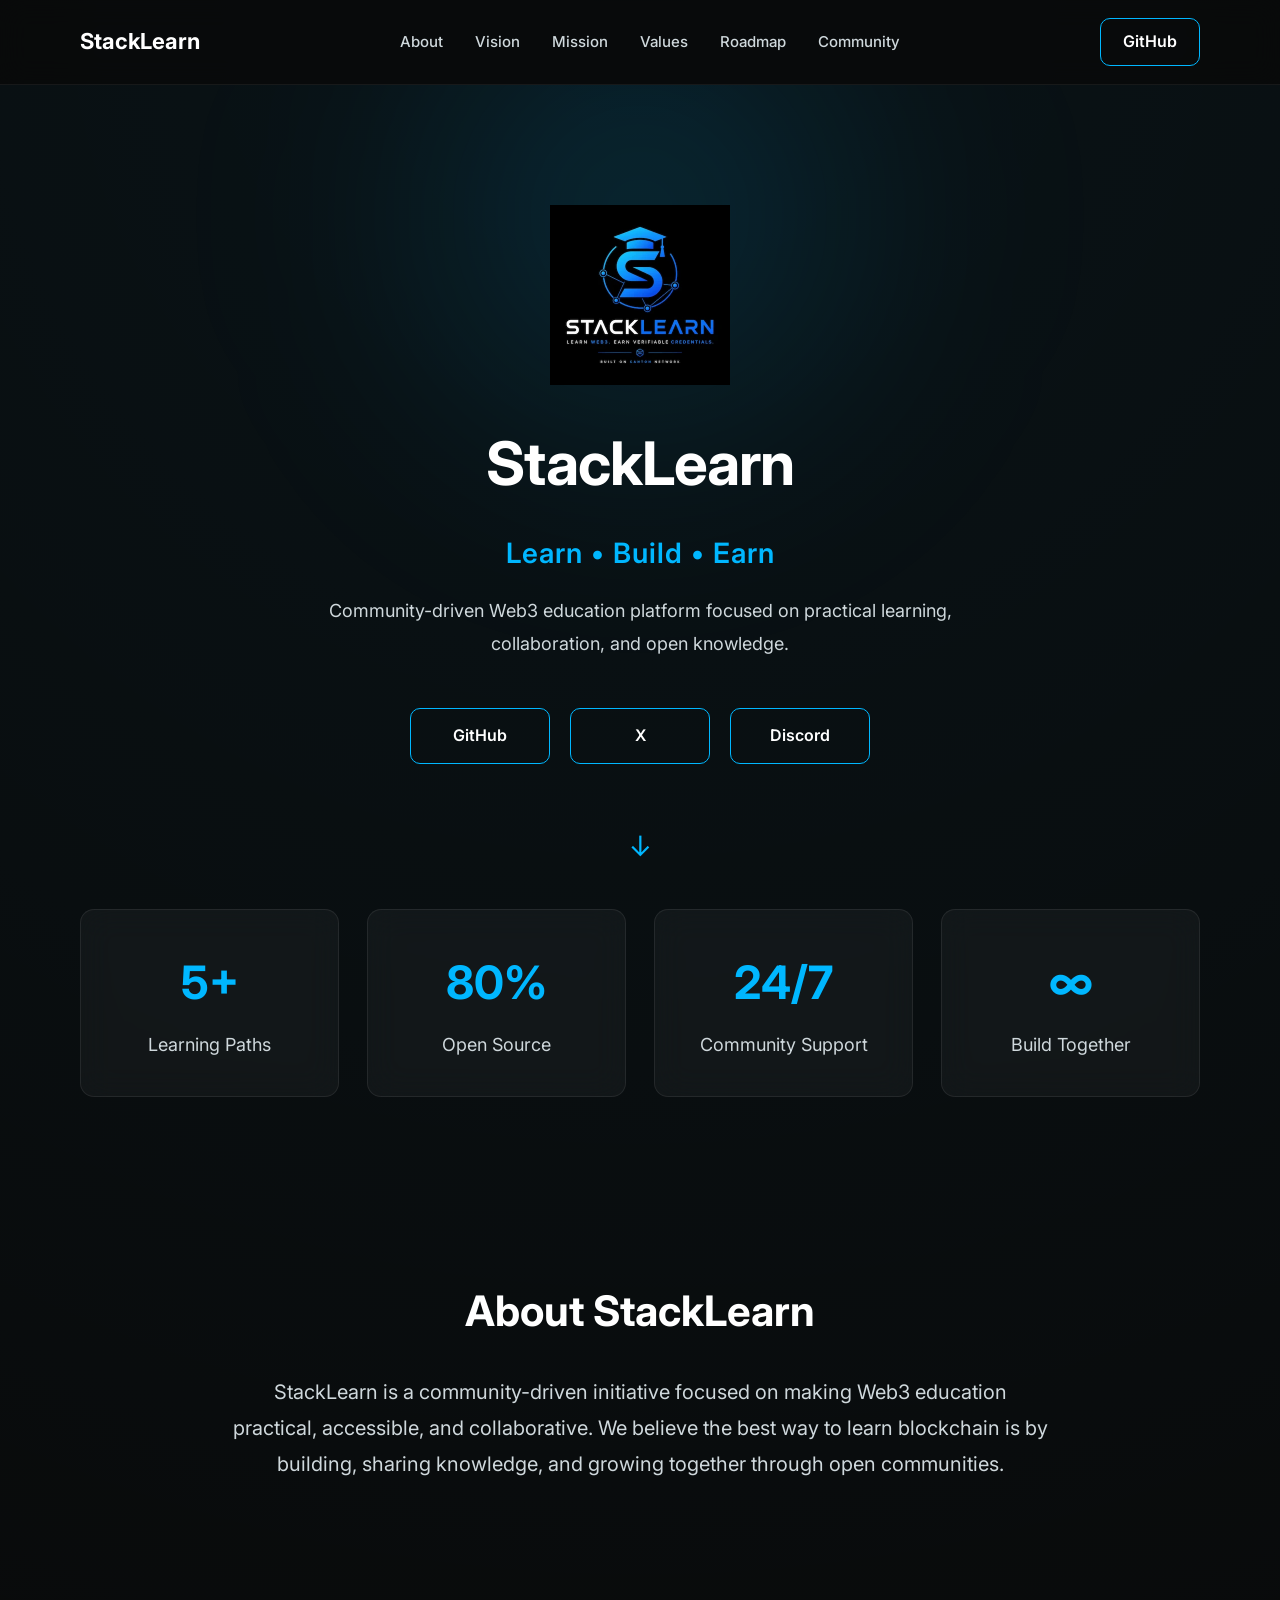
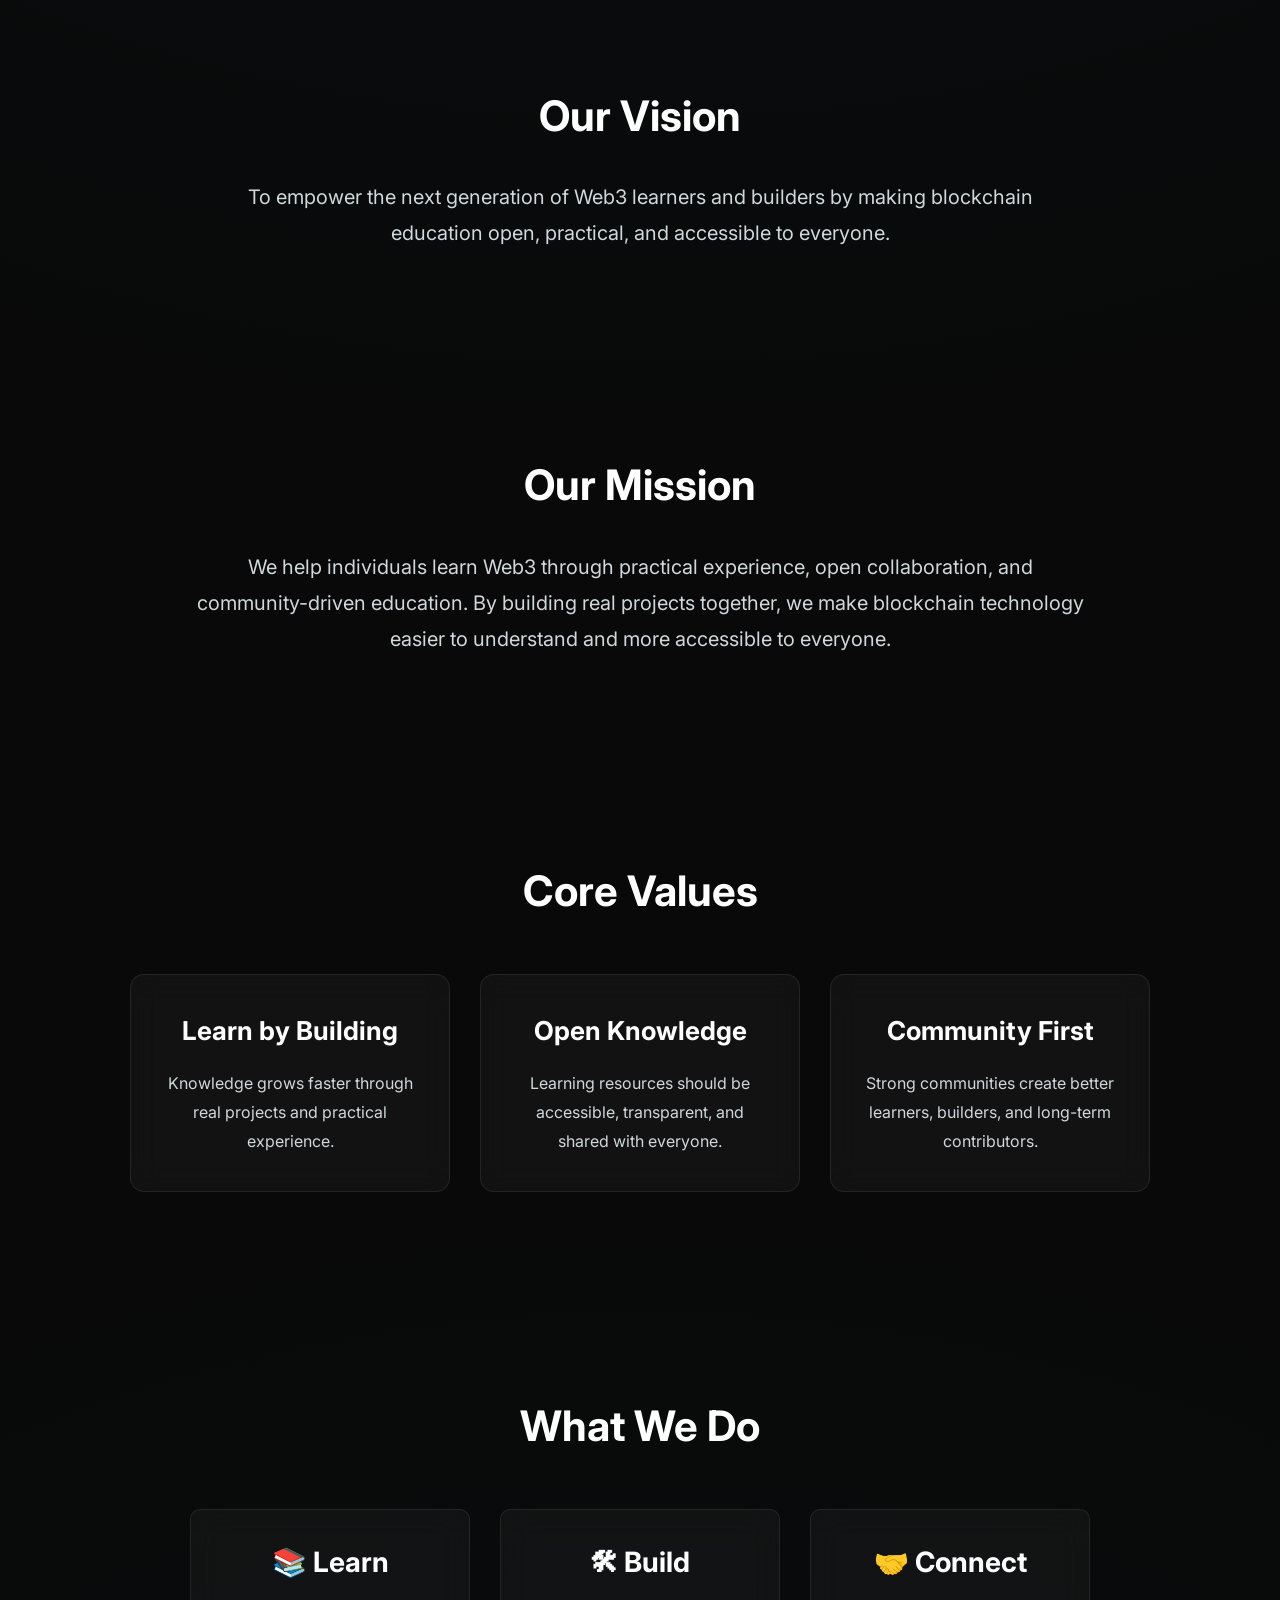
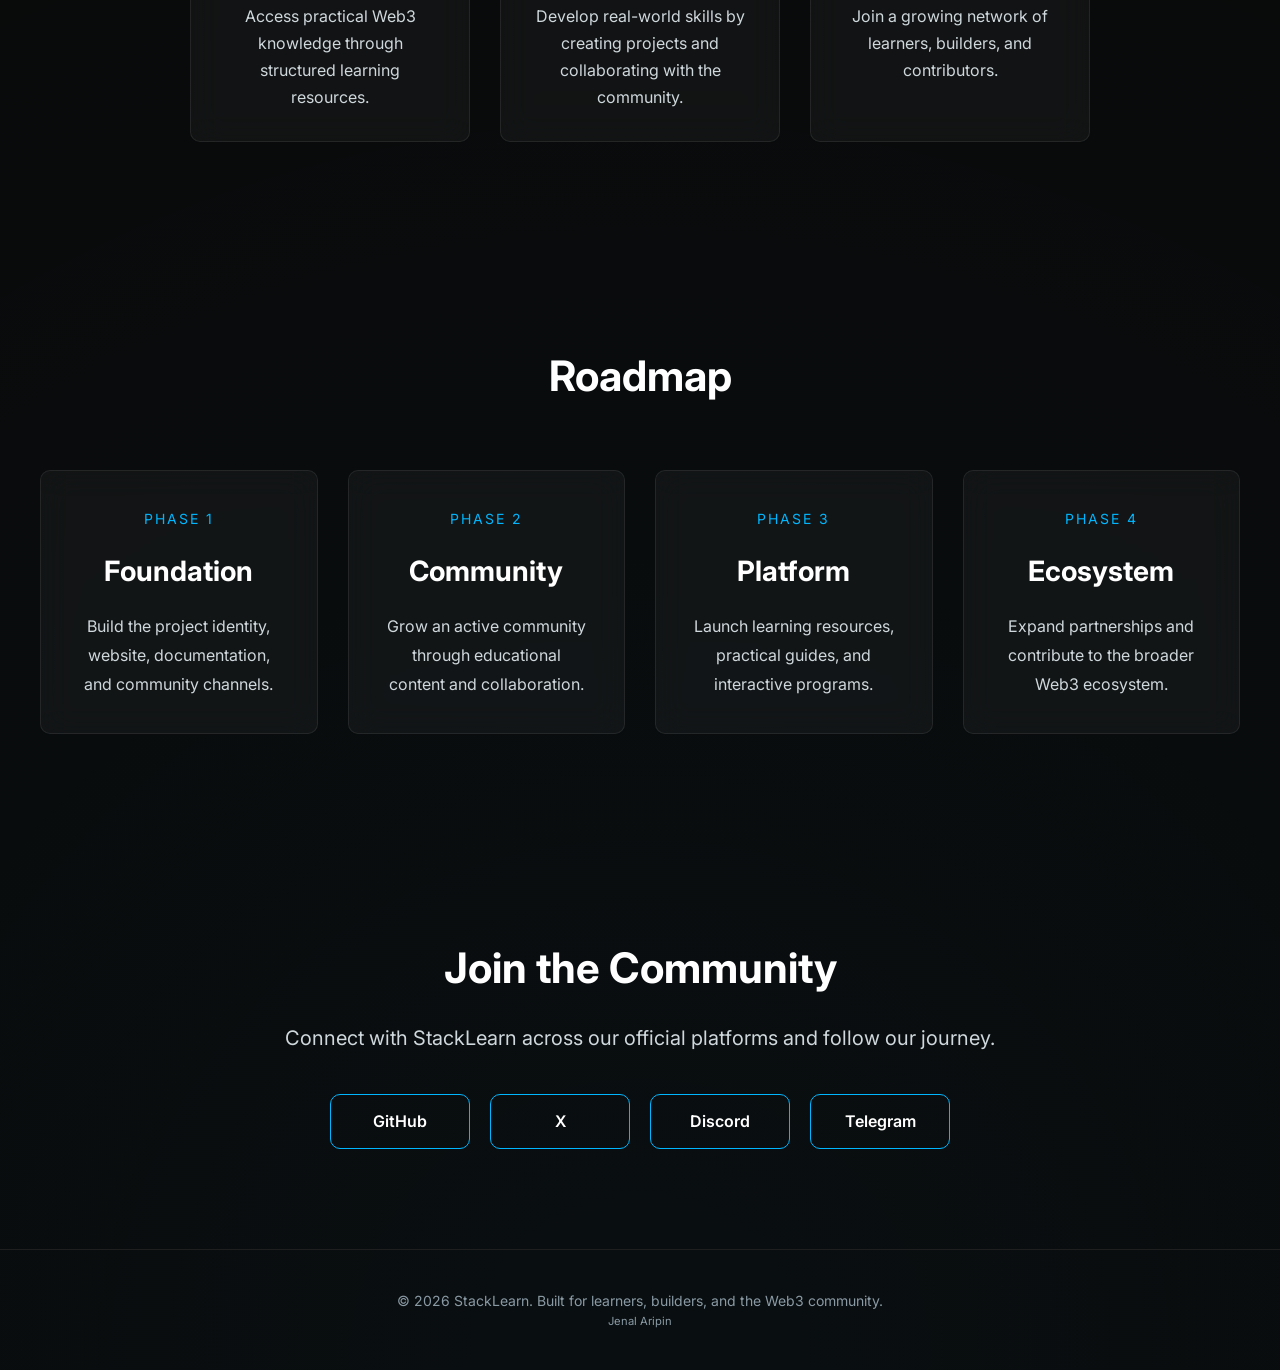
<file: index.html>
<!DOCTYPE html>
<html lang="en">
<head>
    <meta charset="UTF-8">
    <meta name="viewport" content="width=device-width, initial-scale=1.0">
    <title>StackLearn | Learn • Build • Earn</title>
    <meta name="description" content="Community-driven Web3 education platform.">
    <meta name="keywords" content="StackLearn, Web3, Blockchain, Education, Open Source, Community, Learn, Build, Earn">
    <meta name="author" content="StackLearn">
    <meta name="theme-color" content="#090909">
    <link rel="canonical" href="https://stacklearnhq.github.io/stacklearn/">
    
    <meta property="og:type" content="website">
    <meta property="og:title" content="StackLearn | Learn • Build • Earn">
    <meta property="og:description" content="Community-driven Web3 education platform focused on practical learning, collaboration, and open knowledge.">
    <meta property="og:url" content="https://stacklearnhq.github.io/stacklearn/">
    <meta property="og:site_name" content="StackLearn">
    <meta property="og:image" content="https://stacklearnhq.github.io/stacklearn/assets/og-banner.webp">
    <meta property="og:image:width" content="1200">
    <meta property="og:image:height" content="630">
    <meta property="og:image:alt" content="StackLearn - Learn • Build • Earn">
    
    <meta name="twitter:card" content="summary_large_image">
    <meta name="twitter:title" content="StackLearn | Learn • Build • Earn">
    <meta name="twitter:description" content="Community-driven Web3 education platform focused on practical learning, collaboration, and open knowledge.">
    <meta name="twitter:image" content="https://stacklearnhq.github.io/stacklearn/assets/og-banner.webp">
    <link rel="icon" type="image/png" sizes="32x32" href="assets/favicon-32x32.png">
    <link rel="icon" type="image/png" sizes="16x16" href="assets/favicon-16x16.png">
    <link rel="apple-touch-icon" sizes="180x180" href="assets/apple-touch-icon.png">
    <link rel="manifest" href="assets/site.webmanifest">
    
    <script type="application/ld+json">
{
    "@context":"https://schema.org",
    "@type":"Organization",
    "name":"StackLearn",
    "url":"https://stacklearnhq.github.io/stacklearn/",
    "logo":"https://stacklearnhq.github.io/stacklearn/assets/stacklearn-logo.webp",
    "description":"Community-driven Web3 education platform focused on practical learning, collaboration, and open knowledge.",
    "sameAs":[
        "https://github.com/stacklearnhq/stacklearn",
        "https://x.com/stacklearnhq",
        "https://t.me/stacklearnhq",
        "https://discord.gg/9TkBNTGvR"
    ]
}
</script>

    <link rel="preconnect" href="https://fonts.googleapis.com">
    <link rel="preconnect" href="https://fonts.gstatic.com" crossorigin>
    <link
       href="https://fonts.googleapis.com/css2?family=Inter:wght@300;400;500;600;700&display=swap"
       rel="stylesheet">

    <link
       rel="preload"
       href="assets/stacklearn-logo.webp"
       as="image"
       type="image/webp">

   <link rel="stylesheet" href="css/style.css">
</head>

<body>

<nav class="navbar">

    <div class="nav-container">

        <a href="#" class="nav-logo">StackLearn</a>

        <ul class="nav-menu">

            <li><a href="#about">About</a></li>
            <li><a href="#vision">Vision</a></li>
            <li><a href="#mission">Mission</a></li>
            <li><a href="#values">Values</a></li>
            <li><a href="#roadmap">Roadmap</a></li>
            <li><a href="#community">Community</a></li>

        </ul>

        <button
    class="menu-toggle"
    aria-label="Open navigation"
    aria-expanded="false"
>
    ☰
</button>

        <a
            href="https://github.com/stacklearnhq/stacklearn"
            target="_blank"
            rel="noopener noreferrer"
            class="nav-github"
        >
            GitHub
        </a>

    </div>

</nav>

<header class="hero">

    <img
    src="assets/stacklearn-logo.webp"
    alt="StackLearn Logo"
    class="logo"
    width="180"
    height="180"
    decoding="async"
    fetchpriority="high"
>

    <h1>StackLearn</h1>

    <p class="tagline">
        Learn • Build • Earn
    </p>

    <p class="hero-description">
        Community-driven Web3 education platform focused on practical learning,
        collaboration, and open knowledge.
    </p>

    <div class="buttons">

    <a
        href="https://github.com/stacklearnhq/stacklearn"
        target="_blank"
        rel="noopener noreferrer"
    >
        GitHub
    </a>

    <a
        href="https://x.com/stacklearnhq"
        target="_blank"
        rel="noopener noreferrer"
    >
        X
    </a>

    <a
        href="https://discord.gg/9TkBNTGvR"
        target="_blank"
        rel="noopener noreferrer"
    >
        Discord
    </a>

</div>
        <a href="#about" class="scroll-indicator" aria-label="Scroll to About">
    ↓
</a>

</header>

<section class="stats">

    <div class="stat-card">

        <h2 class="counter" data-target="5" data-suffix="+">0</h2>

        <p>Learning Paths</p>

    </div>

    <div class="stat-card">

        <h2 class="counter" data-target="100" data-suffix="%">0</h2>

        <p>Open Source</p>

    </div>

    <div class="stat-card">

        <h2>24/7</h2>

        <p>Community Support</p>

    </div>

    <div class="stat-card">

        <h2>∞</h2>

        <p>Build Together</p>

    </div>

</section>
    
    <main>
<section id="about" class="about reveal">

    <h2>About StackLearn</h2>

    <p>

        StackLearn is a community-driven initiative focused on making Web3 education practical, accessible, and collaborative.

        We believe the best way to learn blockchain is by building, sharing knowledge, and growing together through open communities.

    </p>

</section>
        
<section id="vision" class="vision reveal">

    <h2>Our Vision</h2>

    <p>
        To empower the next generation of Web3 learners and builders by making
        blockchain education open, practical, and accessible to everyone.
    </p>

</section>

<section id="mission" class="mission reveal">

<h2>Our Mission</h2>

<p>
    We help individuals learn Web3 through practical experience, open
    collaboration, and community-driven education. By building real projects
    together, we make blockchain technology easier to understand and more
    accessible to everyone.
</p>

</section>

<section id="values" class="values reveal">

<h2>Core Values</h2>

<div class="values-grid">

    <div class="value-card">
        <h3>Learn by Building</h3>
        <p>Knowledge grows faster through real projects and practical experience.</p>
    </div>

    <div class="value-card">
        <h3>Open Knowledge</h3>
        <p>Learning resources should be accessible, transparent, and shared with everyone.</p>
    </div>

    <div class="value-card">
        <h3>Community First</h3>
        <p>Strong communities create better learners, builders, and long-term contributors.</p>
    </div>

</div>

</section>
        
<section id="features" class="features reveal">

<h2>What We Do</h2>

<div class="feature-grid">

    <div class="feature-card">
        <h3>📚 Learn</h3>
        <p>Access practical Web3 knowledge through structured learning resources.</p>
    </div>

    <div class="feature-card">
        <h3>🛠 Build</h3>
        <p>Develop real-world skills by creating projects and collaborating with the community.</p>
    </div>

    <div class="feature-card">
        <h3>🤝 Connect</h3>
        <p>Join a growing network of learners, builders, and contributors.</p>
    </div>

</div>

</section>
        
<section id="roadmap" class="roadmap reveal">

    <h2>Roadmap</h2>

    <div class="timeline">

        <div class="phase">
            <span>Phase 1</span>
            <h3>Foundation</h3>
            <p>Build the project identity, website, documentation, and community channels.</p>
        </div>

        <div class="phase">
            <span>Phase 2</span>
            <h3>Community</h3>
            <p>Grow an active community through educational content and collaboration.</p>
        </div>

        <div class="phase">
            <span>Phase 3</span>
            <h3>Platform</h3>
            <p>Launch learning resources, practical guides, and interactive programs.</p>
        </div>

        <div class="phase">
            <span>Phase 4</span>
            <h3>Ecosystem</h3>
            <p>Expand partnerships and contribute to the broader Web3 ecosystem.</p>
        </div>

    </div>

</section>
        
<section id="community" class="community reveal">

<h2>Join the Community</h2>

<p>
    Connect with StackLearn across our official platforms and follow our journey.
</p>

<div class="community-links">

    <a href="https://github.com/stacklearnhq/stacklearn" target="_blank"rel="noopener noreferrer">GitHub</a>

    <a href="https://x.com/stacklearnhq" target="_blank"rel="noopener noreferrer">X</a>

    <a href="https://discord.gg/9TkBNTGvR" target="_blank"rel="noopener noreferrer">Discord</a>

    <a href="https://t.me/stacklearnhq" target="_blank"rel="noopener noreferrer">Telegram</a>

</div>

</section>
</main>
<footer class="footer">
    <p>© 2026 StackLearn. Built for learners, builders, and the Web3 community.</p>
    <p style="font-size: 80%;">Jenal Aripin</p>
</footer>

    <script src="js/script.js"></script>

</body>
</html>
</file>
<file: css/style.css>
* {
    margin: 0;
    padding: 0;
    box-sizing: border-box;
}

:root {
    /* Colors */
    --bg: #090909;
    --surface: #111111;
    --glass: rgba(255,255,255,.04);
    --glass-border: rgba(255,255,255,.08);
    --primary: #00b7ff;

    --text: #ffffff;
    --muted: #cfd8dc;
    --text-muted: #8a9aa5;

    --border: #1f1f1f;
    --dark: #000000;

    /* Radius */
    --radius-sm: 10px;
    --radius-md: 14px;
    --radius-lg: 18px;

    /* Layout */
    --section-padding: 100px 40px;

    /* Animation */
    --transition: 0.3s ease;
}

html{
    scroll-behavior:smooth;
}

body {
    background: var(--bg);

    background-image:
        radial-gradient(circle at top, rgba(0,183,255,.06), transparent 45%),
        radial-gradient(circle at bottom, rgba(0,183,255,.03), transparent 40%);

    color: var(--text);
    font-family: "Inter", sans-serif;
    min-height: 100vh;
    line-height: 1.6;
}

::selection{

    background:var(--primary);

    color:var(--dark);

}

/* =========================
   Navigation
========================= */
.navbar {
    position: sticky;
    top: 0;
    z-index: 1000;
    background: rgba(9, 9, 9, 0.75);
    backdrop-filter: blur(14px);
    border-bottom: 1px solid rgba(255, 255, 255, 0.06);
}

.nav-container{
    max-width:1200px;
    margin:0 auto;
    display:flex;
    align-items:center;
    justify-content:space-between;
    gap:40px;
    padding:18px 40px;
}

.nav-logo {
    color: var(--text);
    text-decoration: none;
    font-size: 22px;
    font-weight: 700;
}

.nav-menu{
    flex:1;

    display:flex;
    justify-content:center;
    align-items:center;
    list-style:none;
    gap:32px;
}

.nav-menu a{
    position: relative;
    color: var(--muted);
    text-decoration: none;
    font-weight: 500;
    font-size: 15px;
    transition: var(--transition);
}

.nav-menu a:hover {
    color: var(--primary);
}

.nav-menu a.active{
    color: var(--primary);
}

.nav-menu a.active::after{
    width:100%;
}

.nav-menu a::after{
    content: "";
    position: absolute;
    left: 0;
    bottom: -6px;
    width: 0;
    height: 2px;
    background: var(--primary);
    transition: var(--transition);
}

.nav-menu a:hover::after{
    width: 100%;
}

.menu-toggle {
    display: none;
    background: transparent;
    border: none;
    color: var(--text);
    font-size: 30px;
    line-height: 1;
    cursor: pointer;
    transition: var(--transition);
}

.menu-toggle:hover {
    color: var(--primary);
}

.nav-github {
    display: inline-flex;
    align-items: center;
    justify-content: center;
    padding: 10px 22px;
    border: 1px solid var(--primary);
    border-radius: var(--radius-sm);
    color: var(--text);
    text-decoration: none;
    font-weight: 600;
    transition: var(--transition);
}

.nav-github:hover {
    background: var(--primary);
    color: #000;
}

.hero{
    position:relative;
    overflow:hidden;
    display:flex;
    flex-direction:column;
    justify-content:center;
    align-items:center;
    min-height:90vh;
    text-align:center;
    padding:120px 40px 80px;
}

.hero::before{

    content:"";
    position:absolute;
    width:620px;
    height:620px;
    border-radius:50%;

    background:
        radial-gradient(circle,
        rgba(0,183,255,.18),
        transparent 70%);

    filter:blur(110px);
    top:-180px;
    left:50%;
    transform:
    translateX(calc(-50% + var(--hero-x, 0px)))
    translateY(var(--hero-y, 0px));
    animation:heroGlow 10s ease-in-out infinite alternate;
    z-index:0;

}

.hero > *{
    position:relative;
    z-index:1;
}

/* =========================
   Statistics
========================= */

.stats{

    display:grid;
    grid-template-columns:repeat(auto-fit,minmax(220px,1fr));
    gap:28px;
    max-width:1200px;
    margin:-40px auto 80px;
    padding:0 40px;

}

.stat-card{

    background:var(--glass);
    backdrop-filter:blur(16px);
    border:1px solid var(--glass-border);
    border-radius:var(--radius-md);
    padding:36px;
    text-align:center;
    transition:var(--transition);

}

.stat-card:hover{

    transform:translateY(-8px);
    border-color:var(--primary);
    box-shadow:0 0 25px rgba(0,183,255,.18);
    filter:brightness(1.04);

}

.stat-card h2{

    font-size:46px;
    color:var(--primary);
    margin-bottom:12px;

}

.stat-card p{

    color:var(--muted);
    font-size:18px;

}

.logo{

    width:180px;
    margin-bottom:30px;
    transition:
        transform .25s ease,
        filter .3s ease;

    will-change:transform;

}

.logo:hover{

    transform:scale(1.05);
    filter:drop-shadow(0 0 18px rgba(0,183,255,.5));

}

h1{

    font-size:60px;
    font-weight:700;
    letter-spacing:-1px;
    margin-bottom:20px;

}

.tagline {
    font-size: 28px;
    font-weight: 600;
    letter-spacing: 1px;
    color: var(--primary);
    margin-bottom: 20px;
}

.hero-description {
    max-width: 720px;
    margin: 0 auto 48px;
    font-size: 18px;
    line-height: 1.8;
    color: var(--muted);
}

.scroll-indicator {
    margin-top: 60px;
    color: var(--primary);
    font-size: 28px;
    text-decoration: none;
    transition: var(--transition);
    animation: bounce 2s infinite;
}

.scroll-indicator:hover {
    color: var(--text);
}

.buttons{
display:flex;
gap:20px;
flex-wrap:wrap;
justify-content:center;
}

.buttons a {
    display: inline-flex;
    align-items: center;
    justify-content: center;
    min-width: 140px;
    text-decoration: none;
    color: var(--text);
    border: 1px solid var(--primary);
    border-radius: var(--radius-sm);
    padding: 14px 28px;
    font-weight: 600;
    transition: var(--transition);
}

.buttons a:hover{
background:var(--primary);
color: var(--dark);
box-shadow:0 0 20px rgba(0,183,255,.35);
}

.buttons a:focus-visible,
.community-links a:focus-visible,
.nav-github:focus-visible,
.nav-menu a:focus-visible{

    outline:2px solid var(--primary);

    outline-offset:4px;

    border-radius:var(--radius-sm);

}

.about{
padding: var(--section-padding);
max-width:900px;
margin:auto;
text-align:center;
}

.about h2{
font-size:42px;
margin-bottom:30px;
}

.about p{
font-size:20px;
line-height:1.8;
color:var(--muted);
}

.vision{
padding: var(--section-padding);
max-width:900px;
margin:auto;
text-align:center;
}

.vision h2{
font-size:42px;
margin-bottom:30px;
}

.vision p{
font-size:20px;
line-height:1.8;
color:var(--muted);
}

.mission,
.values {
padding: var(--section-padding);
max-width: 1100px;
margin: auto;
text-align: center;
}

.mission h2,
.values h2 {
font-size: 42px;
margin-bottom: 30px;
}

.mission p {
max-width: 900px;
margin: auto;
font-size: 20px;
line-height: 1.8;
color: var(--muted);
}

.values-grid {
display: grid;
grid-template-columns: repeat(auto-fit, minmax(260px, 1fr));
gap: 30px;
margin-top: 50px;
}

.value-card {
background:var(--glass);
backdrop-filter:blur(16px);
border:1px solid var(--glass-border);
border-radius: var(--radius-md);
padding: 35px;
transition: var(--transition);
}

.value-card:hover {
transform: translateY(-8px);
border-color: var(--primary);
box-shadow: 0 0 25px rgba(0, 183, 255, 0.18);
filter:brightness(1.04);
}

.value-card h3 {
margin-bottom: 18px;
font-size: 26px;
}

.value-card p {
color: var(--muted);
line-height: 1.8;
}


.features{
padding: var(--section-padding);
text-align:center;
}

.features h2{
font-size:42px;
margin-bottom:50px;
}

.feature-grid{
display:flex;
gap:30px;
justify-content:center;
flex-wrap:wrap;
}

.feature-card{
width:280px;
background:var(--glass);
backdrop-filter:blur(16px);
border:1px solid var(--glass-border);
border-radius: var(--radius-sm);
padding:30px;
transition: var(--transition);
}

.feature-card:hover{
transform:translateY(-8px);
border-color:var(--primary);
box-shadow:0 0 25px rgba(0,183,255,.18);
filter:brightness(1.04);
}

.feature-card h3{
margin-bottom:18px;
font-size:28px;
}

.feature-card p{
color:var(--muted);
line-height:1.7;
}

.roadmap{
padding: var(--section-padding);
text-align:center;
}

.roadmap h2{
font-size:42px;
margin-bottom:60px;
}

.timeline{
display:grid;
grid-template-columns:repeat(auto-fit,minmax(240px,1fr));
gap:30px;
max-width:1200px;
margin:auto;
}

.phase{
background:var(--glass);
backdrop-filter:blur(16px);
border:1px solid var(--glass-border);
border-radius: var(--radius-sm);
padding:35px;
transition: var(--transition);
}

.phase:hover{
border-color:var(--primary);
transform:translateY(-10px);
box-shadow:0 0 25px rgba(0,183,255,.18);
filter:brightness(1.04);
}

.phase span{
color:var(--primary);
font-size:14px;
text-transform:uppercase;
letter-spacing:2px;
}

.phase h3{
margin:18px 0;
font-size:28px;
}

.phase p{
color:var(--muted);
line-height:1.8;
}
.community{
padding: var(--section-padding);
text-align:center;
}

.community h2{
font-size:42px;
margin-bottom:20px;
}

.community p{
color:var(--muted);
margin-bottom:40px;
font-size:20px;
}

.community-links{
display:flex;
justify-content:center;
flex-wrap:wrap;
gap:20px;
}

.community-links a{
display: inline-flex;
    align-items: center;
    justify-content: center;

    min-width: 140px;

    text-decoration: none;
    color: var(--text);

    border: 1px solid var(--primary);
    border-radius: var(--radius-sm);

    padding: 14px 28px;

    font-weight: 600;

    transition: var(--transition);
}

.community-links a:hover{
background:var(--primary);
color: var(--dark);
box-shadow:0 0 20px rgba(0,183,255,.35);
}

.footer{
padding:40px 20px;
text-align:center;
border-top:1px solid var(--border);
color:var(--text-muted);
font-size:14px;
}

/* =========================
   Reveal Animation
========================= */

.reveal{
    opacity:0;
    transform:translateY(40px);
    transition:
        opacity .8s ease,
        transform .8s ease;
}

.reveal.active{
    opacity:1;
    transform:translateY(0);
}

@keyframes bounce {

    0%,
    20%,
    50%,
    80%,
    100% {
        transform: translateY(0);
    }

    40% {
        transform: translateY(8px);
    }

    60% {
        transform: translateY(4px);
    }
}

@keyframes heroGlow{

    0%{

        transform:
            translateX(-50%)
            translateY(0)
            scale(1);

    }

    50%{

        transform:
            translateX(-48%)
            translateY(20px)
            scale(1.08);

    }

    100%{

        transform:
            translateX(-52%)
            translateY(-15px)
            scale(.96);

    }

}

/* =========================
   Scrollbar
========================= */

::-webkit-scrollbar{
    width:10px;
}

::-webkit-scrollbar-track{
    background:var(--bg);
}

::-webkit-scrollbar-thumb{
    background:rgba(0,183,255,.35);
    border-radius:999px;
}

::-webkit-scrollbar-thumb:hover{
    background:var(--primary);
}

/* =========================
   Text Selection
========================= */

::selection{
    background:rgba(0,183,255,.28);
    color:var(--text);
}

/* =========================
   Focus
========================= */

a:focus-visible,
button:focus-visible{

    outline:2px solid var(--primary);

    outline-offset:4px;

    border-radius:var(--radius-sm);

}

/* =========================
   Responsive
========================= */

@media (max-width:768px){

    .nav-container{
        position:relative;
        padding:16px 20px;
    }

    .nav-menu{
        display:none;

        position:absolute;
        top:100%;
        left:0;

        width:100%;

        flex-direction:column;
        align-items:center;
        gap:24px;

        padding:28px 0;

        background:var(--surface);

        border-top:1px solid var(--border);
        border-bottom:1px solid var(--border);
    }

    .nav-menu.active{
        display:flex;
    }

    .menu-toggle{
        display:block;
    }

    .nav-github{
        display:none;
    }

    .hero{
        padding:100px 24px 60px;
    }

    .stats{

    margin:0 auto 60px;

    padding:0 20px;

}

}

@media (prefers-reduced-motion: reduce){

    *{

        animation:none !important;

        transition:none !important;

        scroll-behavior:auto !important;

    }

}
</file>
